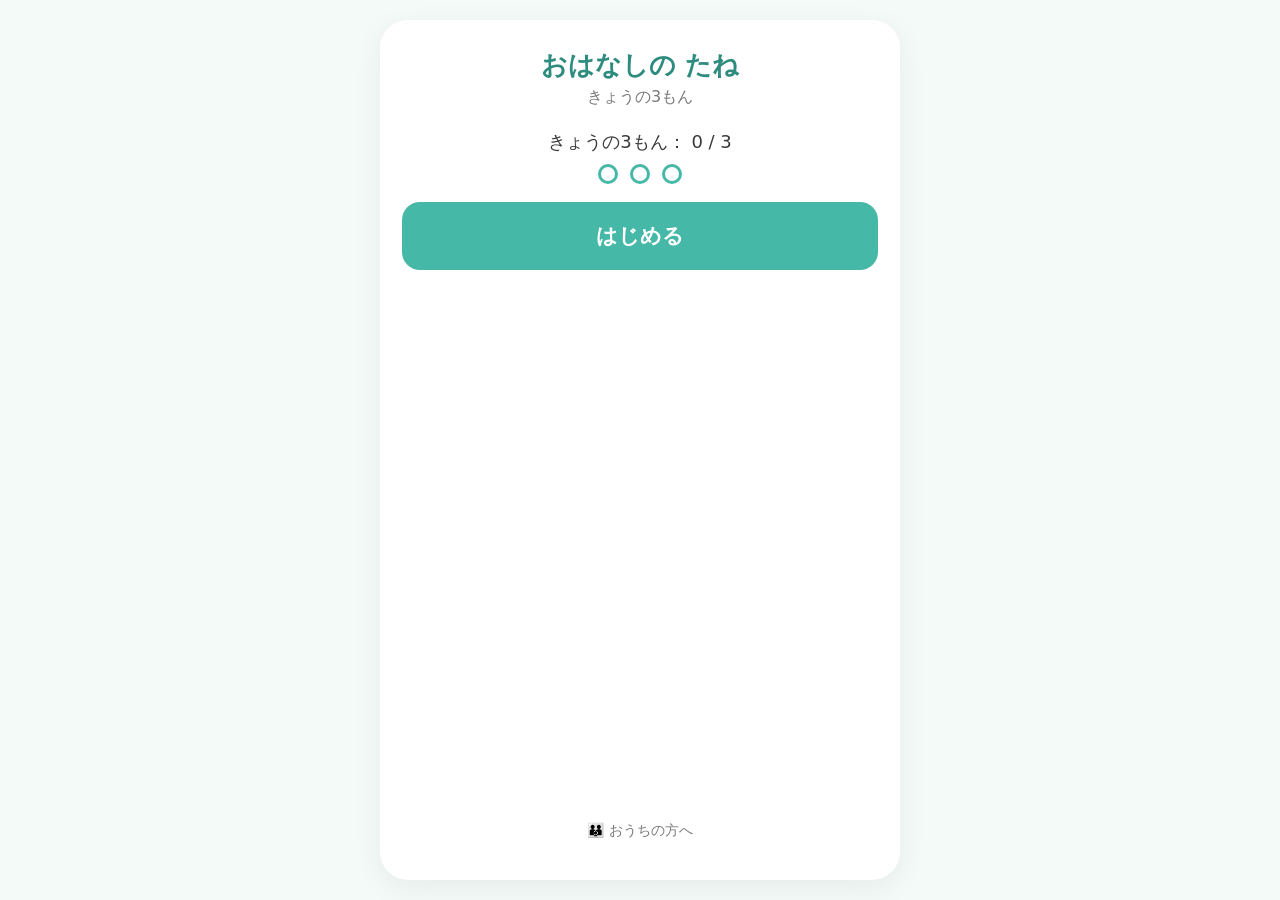
<file: index.html>
<!DOCTYPE html>
<html lang="ja">
<head>
<meta charset="UTF-8" />
<meta name="viewport" content="width=device-width, initial-scale=1.0, maximum-scale=1.0, user-scalable=no" />
<title>おはなしのたね</title>
<link rel="stylesheet" href="css/style.css" />
</head>
<body>
<div class="app-shell">

  <!-- ホーム -->
  <section id="view-home" class="view">
    <header class="home-header">
      <h1>おはなしの たね</h1>
      <p class="home-sub">きょうの3もん</p>
    </header>

    <div class="home-progress">
      <p id="home-progress-text" class="progress-text"></p>
      <div id="home-progress-dots" class="progress-dots"></div>
    </div>

    <button id="home-start-btn" class="btn btn-primary btn-large">はじめる</button>

    <div id="home-finished-msg" class="finished-msg" hidden>
      <p class="finished-title">きょうは ここまで！</p>
      <p class="finished-body">また あした、いっしょに かんがえよう。</p>
    </div>

    <button id="home-extra-btn" class="btn btn-quiet" hidden>（おうちの方へ）もう3もん やる</button>

    <footer class="home-footer">
      <a href="parent.html" class="parent-link">👪 おうちの方へ</a>
    </footer>
  </section>

  <!-- もんだい画面 -->
  <section id="view-problem" class="view" hidden>
    <div class="problem-topbar">
      <span id="stage-category-tag" class="category-tag"></span>
    </div>

    <div id="problem-media" class="problem-media"></div>

    <p id="stage-prompt" class="stage-prompt"></p>

    <div id="choice-answer-area" class="choice-answer-area" hidden></div>

    <div id="free-answer-area" class="free-answer-area">
      <label id="answer-label" for="free-answer-input" class="answer-label">思いついたことを かいてみよう</label>
      <textarea id="free-answer-input" class="free-textarea" placeholder="ここに かく" maxlength="200" rows="4"></textarea>
      <button id="free-answer-submit" class="btn btn-primary btn-large">💡 思いついた！</button>
    </div>

    <div class="problem-bottombar">
      <button id="hint-btn" class="btn btn-hint">💡 ヒント</button>
      <button id="problem-end-ideas-btn" class="btn btn-quiet">きょうは ここまでにする</button>
    </div>
  </section>

  <!-- こたえた直後の分岐画面 -->
  <section id="view-transition" class="view" hidden>
    <p id="transition-praise" class="praise-text"></p>
    <div class="transition-buttons">
      <button id="transition-continue-btn" class="btn btn-primary btn-large">もうすこし かんがえる</button>
      <button id="transition-sentence-btn" class="btn btn-secondary btn-large">ぶんに してみよう</button>
      <button id="transition-end-btn" class="btn btn-quiet">きょうは これで おわる</button>
    </div>
  </section>

  <!-- 文章化画面 -->
  <section id="view-sentence" class="view" hidden>
    <h2 class="section-title">ぶんに してみよう</h2>
    <div id="sentence-word-chips" class="word-chip-row"></div>

    <div class="sentence-line">
      <span id="sentence-subject" class="sentence-subject"></span>
      <textarea id="sentence-input" class="free-textarea sentence-textarea" placeholder="つづきを かいてみよう" maxlength="200" rows="3"></textarea>
    </div>

    <div class="transition-buttons">
      <button id="sentence-complete-btn" class="btn btn-primary btn-large">できた！</button>
      <button id="sentence-skip-btn" class="btn btn-quiet">ぶんは かかずに おわる</button>
    </div>
  </section>

  <!-- 1問終了 -->
  <section id="view-done" class="view" hidden>
    <p id="done-message" class="praise-text"></p>
    <button id="done-next-btn" class="btn btn-primary btn-large" hidden>つぎへ</button>
    <p id="done-finish-note" class="finished-body" hidden></p>
  </section>

  <!-- 「きょうはここまで」で今日のセッションを終えたときの画面 -->
  <section id="view-end" class="view" hidden>
    <p class="praise-text">きょうは ここまで！</p>
    <p class="finished-body">また あした、いっしょに かんがえよう。</p>
    <button id="end-home-btn" class="btn btn-primary btn-large">ホームにもどる</button>
  </section>

</div>

<script src="js/data.js"></script>
<script src="js/storage.js"></script>
<script src="js/engine.js"></script>
<script src="js/app.js"></script>
</body>
</html>
</file>
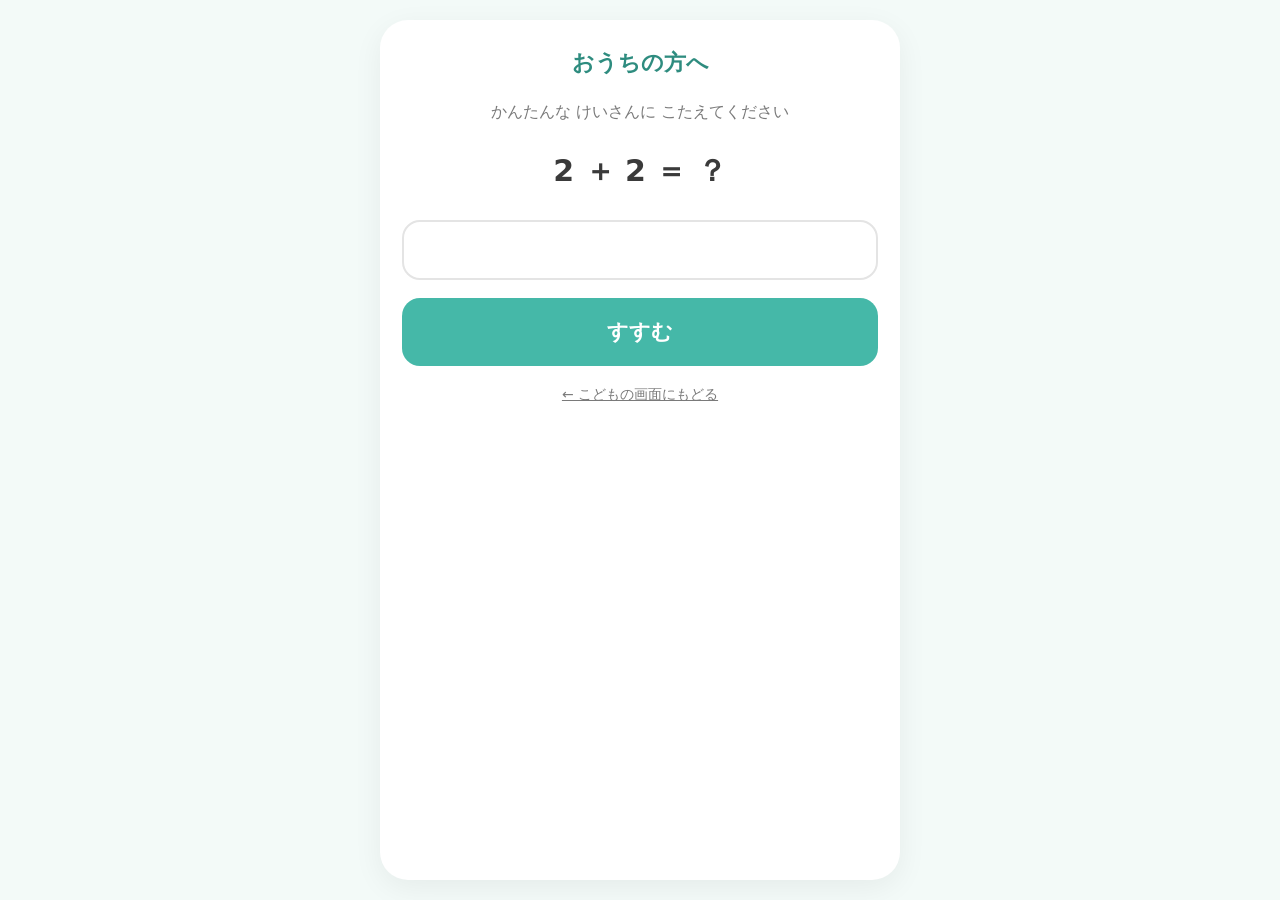
<file: parent.html>
<!DOCTYPE html>
<html lang="ja">
<head>
<meta charset="UTF-8" />
<meta name="viewport" content="width=device-width, initial-scale=1.0" />
<title>おうちの方へ - おはなしのたね</title>
<link rel="stylesheet" href="css/style.css" />
<link rel="stylesheet" href="css/parent.css" />
</head>
<body>
<div class="app-shell parent-shell">

  <section id="gate-view" class="view">
    <h1 class="parent-title">おうちの方へ</h1>
    <p class="gate-text">かんたんな けいさんに こたえてください</p>
    <p id="gate-question" class="gate-question"></p>
    <input id="gate-input" type="number" inputmode="numeric" class="free-input" />
    <button id="gate-submit" class="btn btn-primary btn-large">すすむ</button>
    <p id="gate-error" class="gate-error" hidden>もういちど、ためしてね</p>
    <p class="back-link"><a href="index.html">← こどもの画面にもどる</a></p>
  </section>

  <section id="dashboard-view" class="view" hidden>
    <header class="parent-header">
      <h1 class="parent-title">おうちの方へ</h1>
      <p class="back-link"><a href="index.html">← こどもの画面にもどる</a></p>
    </header>

    <div class="card">
      <h2 class="card-title">さいきんの ようす</h2>
      <div id="insight-list" class="insight-list"></div>
    </div>

    <div class="card">
      <h2 class="card-title">しつもんの しゅるいべつ（自力で答えられた割合）</h2>
      <div id="category-bars" class="bar-list"></div>
    </div>

    <div class="card">
      <h2 class="card-title">モードべつ</h2>
      <div id="mode-summary" class="mode-summary"></div>
    </div>

    <div class="card">
      <h2 class="card-title">かんがえる時間 と かく時間の めやす</h2>
      <p class="card-note">「思いつくまで」＝問題が出てから書き始めるまで／「書くのに」＝書き始めてから答えを決めるまで。こども画面には表示されません。</p>
      <div id="timing-summary" class="mode-summary"></div>
    </div>

    <div class="card">
      <h2 class="card-title">きろく（新しい順）</h2>
      <div id="record-list" class="record-list"></div>
    </div>

    <div class="card danger-card">
      <button id="reset-btn" class="btn btn-quiet danger-text">きろくを ぜんぶ けす</button>
    </div>
  </section>

</div>

<script src="js/storage.js"></script>
<script src="js/parent.js"></script>
</body>
</html>
</file>
<file: css/style.css>
:root {
  --bg-page: #F3FAF8;
  --bg-card: #FFFFFF;
  --text: #3A3A3A;
  --text-soft: #7A7A7A;
  --mint: #45B8A8;
  --mint-dark: #2E8C7F;
  --mint-pale: #E3F5F1;
  --orange: #FFB74D;
  --orange-dark: #E8983A;
  --orange-pale: #FFF3E0;
  --sky: #64B5F6;
  --sky-dark: #4A93D1;
  --sky-pale: #E6F3FD;
  --pink-pale: #FCE9EF;
  --border: #E4E4E4;
  --radius: 18px;
}

* { box-sizing: border-box; }

[hidden] { display: none !important; }

html, body {
  margin: 0;
  padding: 0;
  background: var(--bg-page);
  color: var(--text);
  font-family: "Hiragino Maru Gothic ProN", "BIZ UDGothic", "Yu Gothic", "Meiryo", system-ui, sans-serif;
  -webkit-tap-highlight-color: transparent;
}

.app-shell {
  max-width: 520px;
  margin: 0 auto;
  min-height: 100vh;
  background: var(--bg-card);
  padding: 28px 22px 40px;
  display: flex;
  flex-direction: column;
}

@media (min-width: 560px) {
  .app-shell {
    margin: 20px auto;
    min-height: calc(100vh - 40px);
    border-radius: 28px;
    box-shadow: 0 8px 30px rgba(0,0,0,0.06);
  }
}

.view {
  display: flex;
  flex-direction: column;
  flex: 1;
  gap: 18px;
}
.view[hidden] {
  display: none;
}

/* ---------- ホーム ---------- */
.home-header {
  text-align: center;
  margin-bottom: 4px;
}
.home-header h1 {
  font-size: 26px;
  margin: 0 0 4px;
  color: var(--mint-dark);
}
.home-sub {
  margin: 0;
  color: var(--text-soft);
  font-size: 16px;
}

.home-progress {
  text-align: center;
}
.progress-text {
  font-size: 18px;
  margin: 0 0 10px;
}
.progress-dots {
  display: flex;
  justify-content: center;
  gap: 12px;
}
.progress-dot {
  width: 20px;
  height: 20px;
  border-radius: 50%;
  border: 3px solid var(--mint);
  background: transparent;
}
.progress-dot.filled {
  background: var(--mint);
}

.finished-msg {
  text-align: center;
  background: var(--mint-pale);
  border-radius: var(--radius);
  padding: 26px 18px;
}
.finished-title {
  font-size: 22px;
  font-weight: bold;
  margin: 0 0 8px;
  color: var(--mint-dark);
}
.finished-body {
  margin: 0;
  color: var(--text-soft);
  font-size: 16px;
}

.home-footer {
  margin-top: auto;
  text-align: center;
  padding-top: 20px;
}
.parent-link {
  color: var(--text-soft);
  font-size: 14px;
  text-decoration: none;
}

/* ---------- ボタン共通 ---------- */
.btn {
  border: none;
  border-radius: var(--radius);
  font-size: 18px;
  font-weight: 700;
  padding: 14px 20px;
  cursor: pointer;
  font-family: inherit;
  transition: transform 0.05s ease;
}
.btn:active { transform: scale(0.97); }

.btn-large {
  font-size: 21px;
  padding: 20px 24px;
  width: 100%;
}
.btn-primary {
  background: var(--mint);
  color: #fff;
}
.btn-secondary {
  background: var(--sky-pale);
  color: var(--sky-dark);
  border: 2px solid var(--sky);
}
.btn-quiet {
  background: transparent;
  color: var(--text-soft);
  font-weight: 500;
  font-size: 15px;
  text-decoration: underline;
  padding: 10px;
}
.btn-hint {
  background: var(--orange-pale);
  color: var(--orange-dark);
  border: 2px solid var(--orange);
  font-size: 17px;
}

/* ---------- もんだい画面 ---------- */
.problem-topbar {
  display: flex;
  justify-content: center;
}
.category-tag {
  background: var(--mint-pale);
  color: var(--mint-dark);
  font-size: 14px;
  padding: 6px 14px;
  border-radius: 999px;
  font-weight: 600;
}

.problem-media {
  background: var(--bg-page);
  border-radius: var(--radius);
  padding: 10px;
  display: flex;
  align-items: center;
  justify-content: center;
  min-height: 160px;
}
.problem-media.picture svg {
  width: 100%;
  max-height: 220px;
  display: block;
  border-radius: 12px;
}
.problem-media.words {
  flex-wrap: wrap;
  gap: 12px;
  padding: 24px 10px;
}

.word-chip {
  display: inline-block;
  background: var(--orange-pale);
  color: var(--orange-dark);
  font-size: 24px;
  font-weight: 700;
  padding: 12px 22px;
  border-radius: 999px;
  border: 2px solid var(--orange);
}
.word-chip.clickable {
  cursor: pointer;
  border: 2px dashed var(--mint);
  background: var(--mint-pale);
  color: var(--mint-dark);
  font-size: 18px;
  padding: 8px 16px;
}

.stage-prompt {
  font-size: 22px;
  line-height: 1.6;
  text-align: center;
  margin: 0;
  font-weight: 700;
}

.free-answer-area {
  display: flex;
  flex-direction: column;
  gap: 10px;
}
.answer-label {
  font-size: 15px;
  font-weight: 600;
  color: var(--text-soft);
  margin: 0 2px;
}
.free-input {
  font-size: 20px;
  padding: 16px;
  border-radius: var(--radius);
  border: 2px solid var(--border);
  font-family: inherit;
  width: 100%;
}
.free-input:focus {
  outline: none;
  border-color: var(--mint);
}

/* 作文用紙ふうの大きな自由回答欄（Apple Pencil / Scribble 対応） */
.free-textarea {
  font-size: 21px;
  line-height: 36px;
  padding: 14px 16px;
  border-radius: var(--radius);
  border: 2px solid var(--border);
  font-family: inherit;
  color: var(--text);
  width: 100%;
  min-height: 180px;
  resize: vertical;
  background-color: #fff;
  background-image: repeating-linear-gradient(
    to bottom,
    transparent 0,
    transparent 34px,
    var(--border) 34px,
    var(--border) 36px
  );
  background-position: 0 14px;
}
.free-textarea:focus {
  outline: none;
  border-color: var(--mint);
}
.free-textarea::placeholder {
  color: #B7B7B7;
}
@media (min-width: 560px) {
  .free-textarea {
    min-height: 230px;
  }
}
@media (max-width: 380px) {
  .free-textarea {
    min-height: 150px;
    font-size: 19px;
  }
}

.choice-answer-area {
  display: flex;
  flex-direction: column;
  gap: 12px;
}
.choice-btn {
  font-size: 20px;
  font-weight: 700;
  padding: 18px;
  border-radius: var(--radius);
  border: 2px solid var(--sky);
  background: var(--sky-pale);
  color: var(--sky-dark);
  cursor: pointer;
}
.choice-btn:active { transform: scale(0.97); }

.problem-bottombar {
  margin-top: auto;
  display: flex;
  flex-direction: column;
  align-items: center;
  gap: 8px;
  padding-top: 10px;
}

/* ---------- 分岐 / 完了画面 ---------- */
.praise-text {
  font-size: 24px;
  font-weight: 700;
  text-align: center;
  color: var(--mint-dark);
  margin: 30px 0 10px;
}
.transition-buttons {
  display: flex;
  flex-direction: column;
  gap: 14px;
  align-items: stretch;
}

/* ---------- 文章化 ---------- */
.section-title {
  text-align: center;
  font-size: 20px;
  margin: 4px 0 0;
}
.word-chip-row {
  display: flex;
  flex-wrap: wrap;
  gap: 10px;
  justify-content: center;
}
.sentence-line {
  display: flex;
  flex-direction: column;
  align-items: stretch;
  gap: 10px;
  background: var(--bg-page);
  padding: 18px;
  border-radius: var(--radius);
}
.sentence-subject {
  font-size: 22px;
  font-weight: 700;
}
.sentence-textarea {
  width: 100%;
}
</file>
<file: css/parent.css>
.parent-shell {
  gap: 0;
}
.parent-title {
  font-size: 22px;
  color: var(--mint-dark);
  margin: 0 0 6px;
  text-align: center;
}
.gate-text {
  text-align: center;
  color: var(--text-soft);
  margin: 0;
}
.gate-question {
  text-align: center;
  font-size: 30px;
  font-weight: 700;
  margin: 10px 0;
}
.gate-error {
  text-align: center;
  color: var(--orange-dark);
}
.back-link {
  text-align: center;
  margin: 0;
}
.back-link a {
  color: var(--text-soft);
  font-size: 14px;
}

.parent-header {
  margin-bottom: 6px;
}

.card {
  background: var(--bg-page);
  border-radius: var(--radius);
  padding: 18px;
  margin-bottom: 16px;
}
.card-title {
  font-size: 16px;
  margin: 0 0 12px;
  color: var(--mint-dark);
}
.card-note {
  font-size: 12px;
  color: var(--text-soft);
  margin: -6px 0 12px;
  line-height: 1.6;
}

.insight-list {
  display: flex;
  flex-direction: column;
  gap: 8px;
}
.insight-item {
  background: #fff;
  border-radius: 12px;
  padding: 10px 14px;
  font-size: 14px;
  line-height: 1.6;
}

.bar-list {
  display: flex;
  flex-direction: column;
  gap: 12px;
}
.bar-row {
  display: flex;
  flex-direction: column;
  gap: 4px;
}
.bar-row-label {
  display: flex;
  justify-content: space-between;
  font-size: 14px;
}
.bar-track {
  background: #fff;
  border-radius: 999px;
  height: 14px;
  overflow: hidden;
}
.bar-fill {
  height: 100%;
  background: var(--mint);
  border-radius: 999px;
}
.bar-row.low .bar-fill { background: var(--orange); }

.mode-summary {
  display: flex;
  flex-direction: column;
  gap: 10px;
}
.mode-summary-item {
  background: #fff;
  border-radius: 12px;
  padding: 12px 14px;
  font-size: 14px;
  display: flex;
  justify-content: space-between;
}

.record-list {
  display: flex;
  flex-direction: column;
  gap: 8px;
  max-height: 360px;
  overflow-y: auto;
}
.record-row {
  background: #fff;
  border-radius: 12px;
  padding: 10px 14px;
  font-size: 13px;
  line-height: 1.6;
}
.record-row .rec-title {
  font-weight: 700;
}
.record-row .rec-meta {
  color: var(--text-soft);
}

.empty-note {
  color: var(--text-soft);
  font-size: 14px;
  text-align: center;
  padding: 10px 0;
}

.danger-card {
  background: transparent;
  padding: 0;
  text-align: center;
}
.danger-text {
  color: #C25454;
}
</file>
